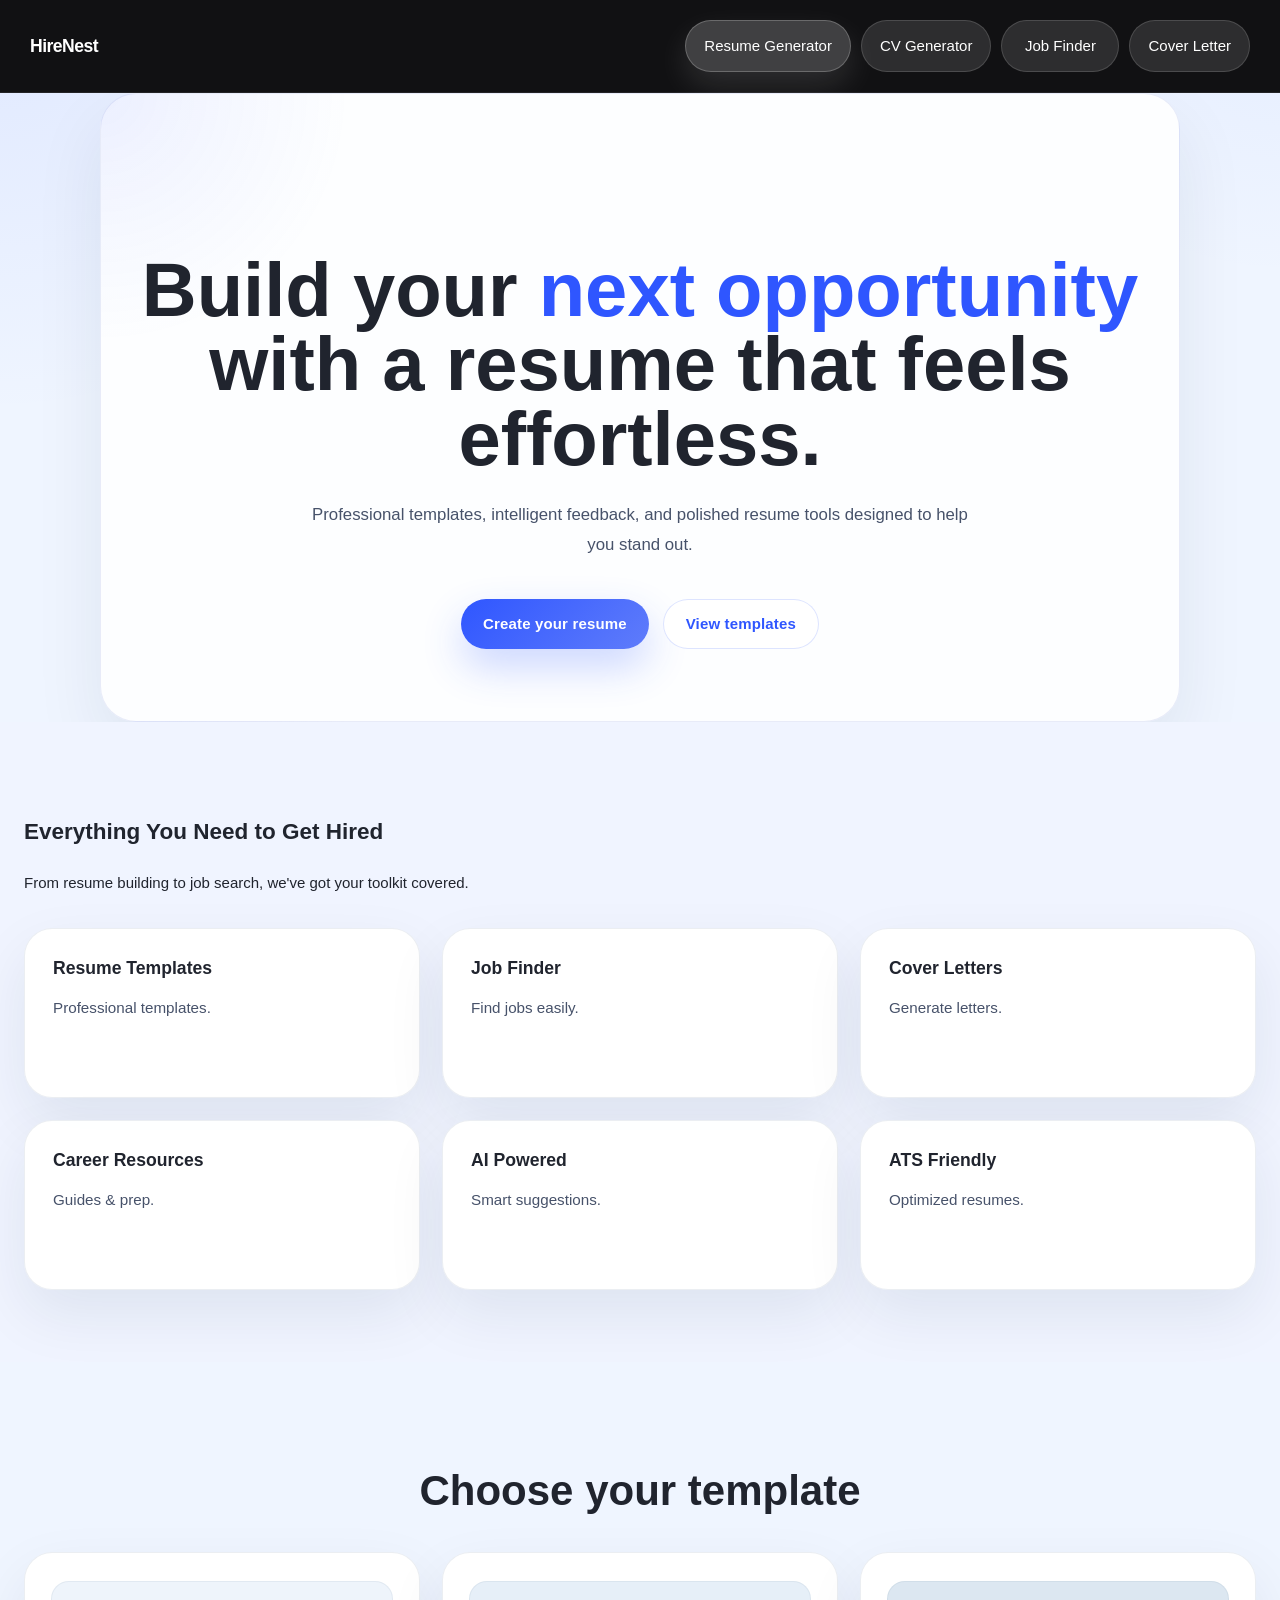
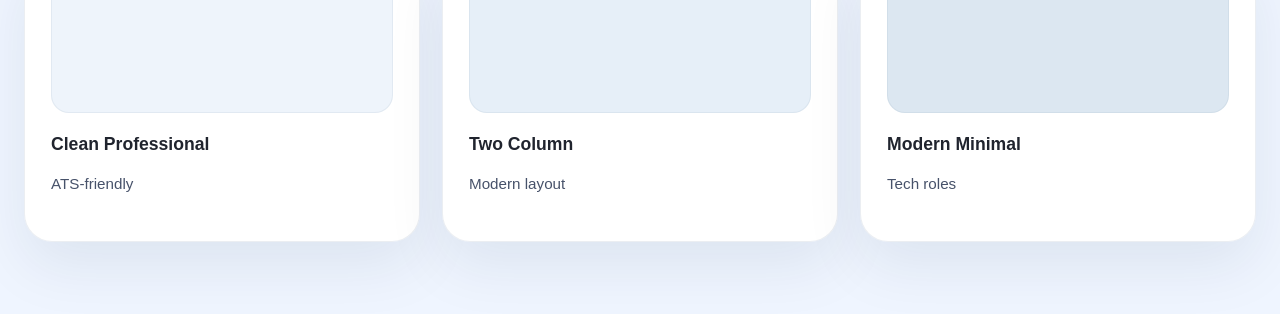
<file: index.html>
<!DOCTYPE html>
<html lang="en">
<head>
<meta charset="UTF-8">
<meta name="viewport" content="width=device-width, initial-scale=1.0">
<title>HireNest — ATS-Ready Resume Builder</title>

<link href="https://fonts.googleapis.com/css2?family=Inter:wght@300;400;500;600;700;800&display=swap" rel="stylesheet">
<link rel="stylesheet" href="styles.css">
</head>

<body>

<!-- NAVBAR -->
<div class="navbar">
  <div class="logo">HireNest</div>

  <div class="nav-buttons">
    <button class="nav-btn active" onclick="goToResume()">Resume Generator</button>
    <button class="nav-btn" onclick="goToCV()">CV Generator</button>
    <button class="nav-btn" onclick="goToJobs()">Job Finder</button>
    <button class="nav-btn" onclick="goToCoverLetter()">Cover Letter</button>
  </div>
</div>

<!-- HOME -->
<section id="screen-home" class="screen active hero-shell">

  <div class="hero-copy">
    <h1 class="hero-title">
      Build your <em>next opportunity</em> with a resume that feels effortless.
    </h1>

    <p class="hero-text">
      Professional templates, intelligent feedback, and polished resume tools designed to help you stand out.
    </p>

    <div class="hero-actions">
      <button class="btn btn-primary" onclick="scrollToTemplates()">Create your resume</button>
      <button class="btn btn-secondary" onclick="document.getElementById('template-section').scrollIntoView({behavior:'smooth'})">View templates</button>
    </div>
  </div>

</section>

<!-- FEATURES -->
<section class="features-section">
  <div class="features-container">

    <h2 class="features-title">Everything You Need to <span>Get Hired</span></h2>
    <p class="features-sub">From resume building to job search, we've got your toolkit covered.</p>

    <div class="features-grid">

      <div class="feature-card"><h3>Resume Templates</h3><p>Professional templates.</p></div>
      <div class="feature-card"><h3>Job Finder</h3><p>Find jobs easily.</p></div>
      <div class="feature-card"><h3>Cover Letters</h3><p>Generate letters.</p></div>
      <div class="feature-card"><h3>Career Resources</h3><p>Guides & prep.</p></div>
      <div class="feature-card"><h3>AI Powered</h3><p>Smart suggestions.</p></div>
      <div class="feature-card"><h3>ATS Friendly</h3><p>Optimized resumes.</p></div>

    </div>
  </div>
</section>

<!-- TEMPLATE -->
<section id="template-section" class="template-section">
  <div class="section-heading">
    <h2>Choose your template</h2>
  </div>

  <div class="template-grid">

    <div class="template-card" onclick="selectTemplate(1)">
      <div class="tc-preview preview-t1"></div>
      <h3>Clean Professional</h3>
      <p>ATS-friendly</p>
    </div>

    <div class="template-card" onclick="selectTemplate(2)">
      <div class="tc-preview preview-t2"></div>
      <h3>Two Column</h3>
      <p>Modern layout</p>
    </div>

    <div class="template-card" onclick="selectTemplate(3)">
      <div class="tc-preview preview-t3"></div>
      <h3>Modern Minimal</h3>
      <p>Tech roles</p>
    </div>

  </div>
</section>

<!-- FORM SCREEN -->
<!-- FORM SCREEN -->
<div id="screen-form" class="screen">

  <div class="mobile-bar">
    <button onclick="goTo('home')">← Back</button>
    <strong>Build Resume</strong>
    <button onclick="buildResume()">Preview →</button>
  </div>

  <div class="form-layout">

    <!-- SIDEBAR -->
    <aside class="form-sidebar">
      <div class="sidebar-logo">HireNest<span>Resume</span></div>
    </aside>

    <!-- MAIN FORM -->
    <main class="form-main">

      <h1>Tell us about yourself</h1>

      <!-- PERSONAL INFO -->
      <h3>Personal Information</h3>
      <input type="text" id="f-name" placeholder="Full Name" required>
      <input type="text" id="f-role" placeholder="Job Role (e.g. Software Engineer)" required>
      <input type="email" id="f-email" placeholder="Email" required>
      <input type="tel" id="f-phone" placeholder="Phone" required>
      <input type="text" id="f-location" placeholder="Location">
      <input type="date" id="f-dob" placeholder="Date of Birth" required>
      <input type="url" id="f-linkedin" placeholder="LinkedIn URL">
      <input type="url" id="f-github" placeholder="GitHub / Portfolio">

      <!-- SUMMARY -->
      <h3>Professional Summary</h3>
      <textarea id="f-summary" placeholder="Write a short professional summary..."></textarea>

      <!-- EDUCATION -->
      <h3>Education</h3>
      <input type="text" id="f-college" placeholder="College Name" required>
      <input type="text" id="f-degree" placeholder="Degree (B.Tech, etc.)" required>
      <input type="text" id="f-branch" placeholder="Branch / Stream">
      <input type="text" id="f-cgpa" placeholder="CGPA / Percentage">
      <input type="text" id="f-gradyear" placeholder="Graduation Year">

      <!-- EXPERIENCE -->
      <h3>Work Experience</h3>
      <input type="text" id="f-company" placeholder="Company Name">
      <input type="text" id="f-exp-role" placeholder="Your Role">
      <input type="text" id="f-exp-duration" placeholder="Duration (e.g. Jan 2023 - Dec 2023)">
      <textarea id="f-exp-desc" placeholder="Describe your work, achievements..."></textarea>

      <!-- PROJECTS -->
      <h3>Projects</h3>
      <input type="text" id="f-project" placeholder="Project Name">
      <input type="url" id="f-project-link" placeholder="Project Link (GitHub/Live)">
      <textarea id="f-project-desc" placeholder="Project Description"></textarea>

      <!-- SKILLS -->
      <h3>Skills</h3>
      <input type="text" id="f-skills" placeholder="Python, Java, Machine Learning, etc." required>

      <!-- CERTIFICATIONS -->
      <h3>Certifications</h3>
      <input type="text" id="f-certs" placeholder="AWS, Google Cloud, etc.">

      <!-- ACHIEVEMENTS -->
      <h3>Achievements</h3>
      <textarea id="f-achievements" placeholder="Hackathons, awards, rankings..."></textarea>

      <!-- HOBBIES -->
      <h3>Hobbies / Interests</h3>
      <input type="text" id="f-hobbies" placeholder="Reading, Coding, Chess...">

      <!-- BUTTON -->
      <button onclick="buildResume()">Preview Resume →</button>

    </main>

  </div>
</div>
</div>

<!-- PREVIEW -->
<div id="screen-preview" class="screen">
  <div class="preview-layout">

    <div id="resume-output"></div>

    <aside>
      <button onclick="window.print()">Download PDF</button>
      <button onclick="goTo('form')">Edit</button>
    </aside>

  </div>
</div>

<!-- TOAST -->
<div class="toast" id="toast"></div>

<script src="script.js"></script>

</body>
</html>
</file>
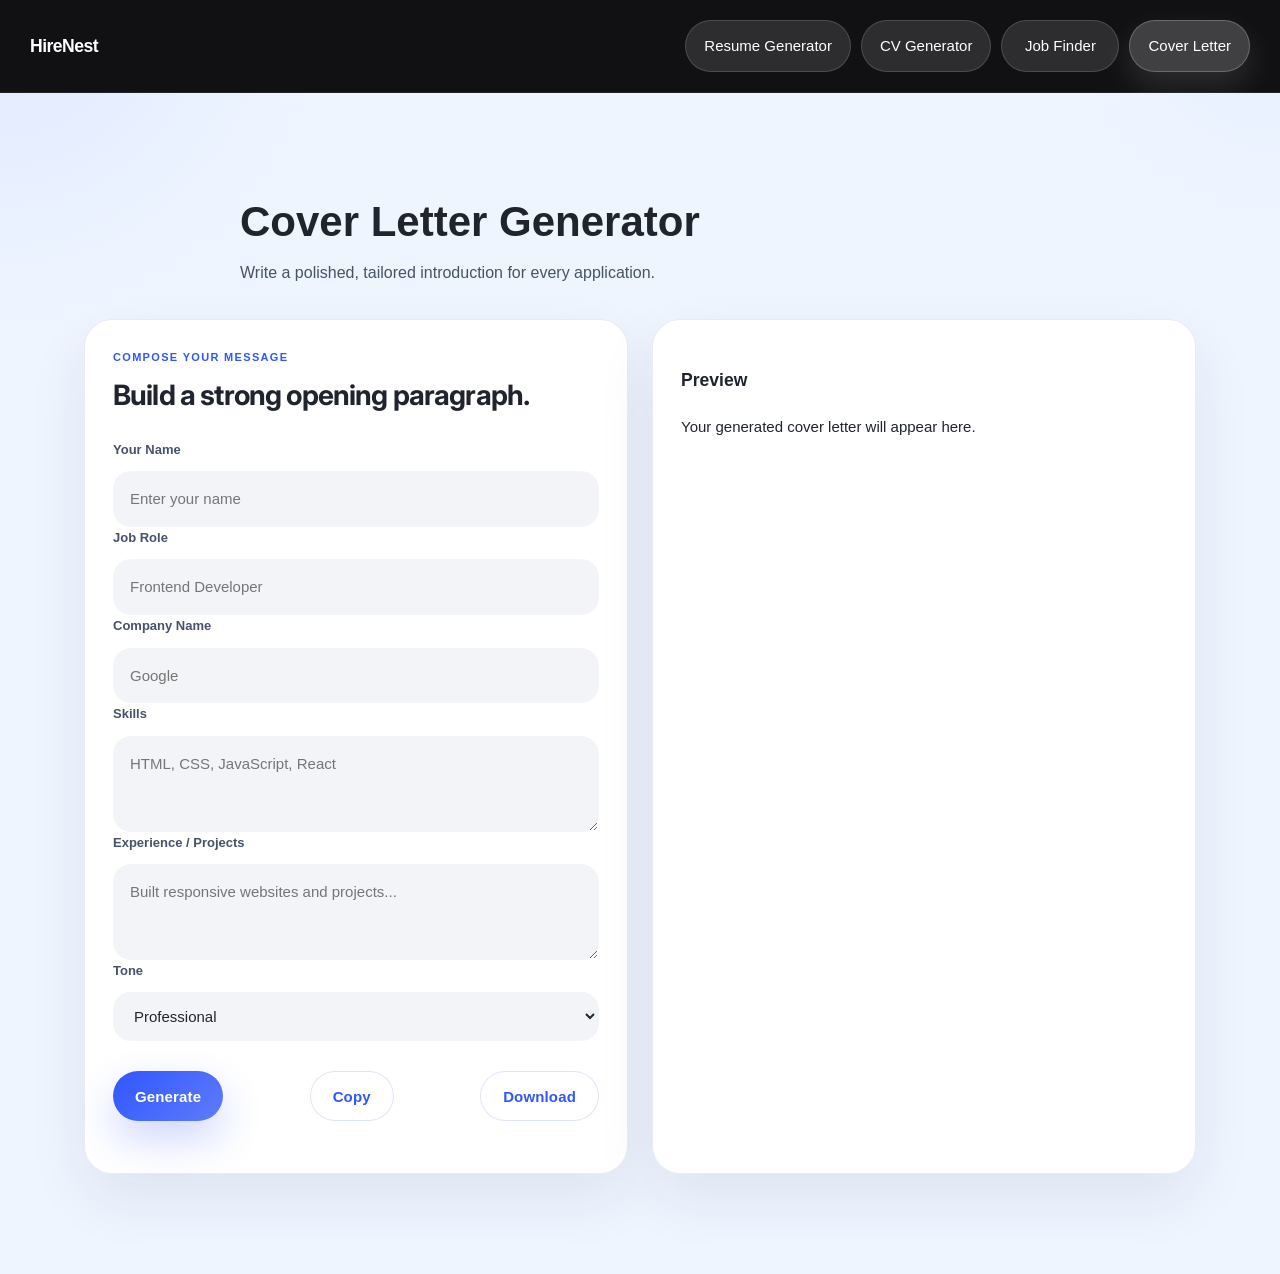
<file: coverletter.html>
<!DOCTYPE html>
<html lang="en">
<head>
  <meta charset="UTF-8">
  <meta name="viewport" content="width=device-width, initial-scale=1.0">
  <title>HireNest — Cover Letter Generator</title>
  <link href="https://fonts.googleapis.com/css2?family=Inter:wght@300;400;500;600;700&display=swap" rel="stylesheet">
  <link rel="stylesheet" href="styles.css">
</head>
<body>
  <div class="navbar">
    <div class="logo">HireNest</div>
    <div class="nav-buttons">
      <button class="nav-btn" onclick="goToResume()">Resume Generator</button>
      <button class="nav-btn" onclick="goToCV()">CV Generator</button>
      <button class="nav-btn" onclick="goToJobs()">Job Finder</button>
      <button class="nav-btn active" onclick="goToCoverLetter()">Cover Letter</button>
    </div>
  </div>
  <main style="max-width:1160px; margin:0 auto; padding:72px 24px 80px;">
    <section class="section-heading" style="margin-bottom:32px; text-align:left;">
      <h2>Cover Letter Generator</h2>
      <p>Write a polished, tailored introduction for every application.</p>
    </section>
    <div style="display:grid; grid-template-columns: 1fr 1fr; gap:24px;">
      <section class="section-block">
        <div class="form-header" style="margin-bottom:24px;">
          <div class="fh-step">Compose your message</div>
          <h3 class="fh-title" style="font-size:28px; margin-top:12px;">Build a strong opening paragraph.</h3>
        </div>
        <div class="field"><label for="name">Your Name</label><input id="name" type="text" placeholder="Enter your name"></div>
        <div class="field"><label for="role">Job Role</label><input id="role" type="text" placeholder="Frontend Developer"></div>
        <div class="field"><label for="company">Company Name</label><input id="company" type="text" placeholder="Google"></div>
        <div class="field"><label for="skills">Skills</label><textarea id="skills" placeholder="HTML, CSS, JavaScript, React"></textarea></div>
        <div class="field"><label for="experience">Experience / Projects</label><textarea id="experience" placeholder="Built responsive websites and projects..."></textarea></div>
        <div class="field"><label for="tone">Tone</label><select id="tone"><option value="professional">Professional</option><option value="friendly">Friendly</option><option value="confident">Confident</option></select></div>
        <div class="form-actions" style="padding-top:16px;">
          <button class="btn btn-primary" onclick="generateLetter()">Generate</button>
          <button class="btn btn-secondary" onclick="copyLetter()">Copy</button>
          <button class="btn btn-secondary" onclick="downloadLetter()">Download</button>
        </div>
      </section>
      <section class="section-block">
        <h3 style="margin-bottom:18px;">Preview</h3>
        <div id="preview" class="empty-state" style="min-height: 440px; white-space: pre-wrap; line-height:1.75; color: var(--ink);">Your generated cover letter will appear here.</div>
      </section>
    </div>
  </main>
  <script>
    function generateLetter() {
      const name = document.getElementById('name').value.trim();
      const role = document.getElementById('role').value.trim();
      const company = document.getElementById('company').value.trim();
      const skills = document.getElementById('skills').value.trim();
      const experience = document.getElementById('experience').value.trim();
      const tone = document.getElementById('tone').value;
      if (!name || !role || !company) {
        alert('Please fill name, role and company');
        return;
      }
      let intro = "";
      let ending = "";
      if (tone === 'professional') {
        intro = `Dear Hiring Manager,

I am writing to express my interest in the ${role} position at ${company}.`;
        ending = `Thank you for your time and consideration. I would welcome the opportunity to discuss how I can contribute to ${company}.

Sincerely,
${name}`;
      }
      if (tone === 'friendly') {
        intro = `Hello,

I was excited to see the opening for ${role} at ${company}.`;
        ending = `Thank you for considering my application. I would love the opportunity to contribute to your team.

Best regards,
${name}`;
      }
      if (tone === 'confident') {
        intro = `Dear Hiring Team,

I am confident that my background makes me a strong fit for the ${role} role at ${company}.`;
        ending = `I am eager to bring my skills and dedication to ${company}. I look forward to hearing from you soon.

Regards,
${name}`;
      }
      const letter = `${intro}

With skills in ${skills}, I have developed strong abilities that align closely with this opportunity. ${experience}

I am particularly interested in ${company} because of its innovation and growth opportunities. I believe I can make a valuable contribution while continuing to learn and grow professionally.

${ending}`;
      const preview = document.getElementById('preview');
      preview.classList.remove('empty-state');
      preview.innerText = letter;
    }
    function copyLetter() {
      const text = document.getElementById('preview').innerText;
      if (text.includes('Your generated cover letter')) {
        alert('Generate a cover letter first');
        return;
      }
      navigator.clipboard.writeText(text);
      alert('Cover letter copied!');
    }
    function downloadLetter() {
      const text = document.getElementById('preview').innerText;
      if (text.includes('Your generated cover letter')) {
        alert('Generate a cover letter first');
        return;
      }
      const blob = new Blob([text], { type: 'text/plain' });
      const link = document.createElement('a');
      link.href = URL.createObjectURL(blob);
      link.download = 'cover-letter.txt';
      link.click();
    }
    function navigateTo(url) {
      document.body.classList.add('page-transitioning');
      window.setTimeout(() => { window.location.href = url; }, 260);
    }
    function goToResume() { navigateTo('index.html'); }
    function goToCV() { navigateTo('cv.html'); }
    function goToJobs() { navigateTo('jobs.html'); }
    function goToCoverLetter() { navigateTo('coverletter.html'); }
    window.onload = function () {
      document.body.classList.add('page-loaded');
      const savedRole = localStorage.getItem('jobRole');
      if (savedRole) {
        document.getElementById('role').value = savedRole;
      }
    }
  </script>
</body>
</html>
</file>
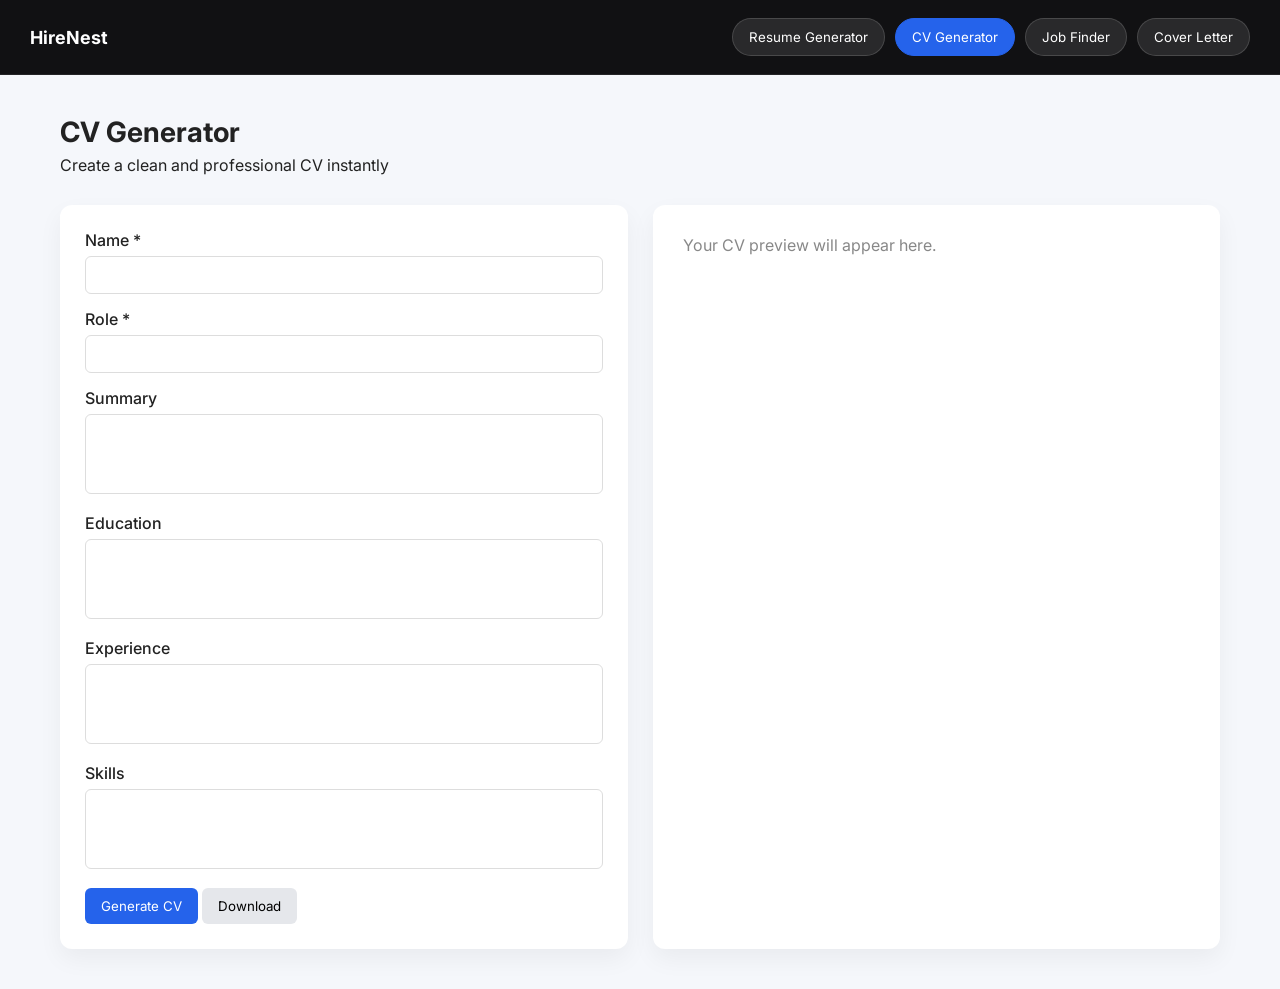
<file: cv.html>
<!DOCTYPE html>
<html lang="en">
<head>
<meta charset="UTF-8">
<meta name="viewport" content="width=device-width, initial-scale=1.0">
<title>HireNest — CV Generator</title>

<link href="https://fonts.googleapis.com/css2?family=Inter:wght@300;400;500;600;700&display=swap" rel="stylesheet">

<style>
*{
  margin:0;
  padding:0;
  box-sizing:border-box;
  font-family:'Inter',sans-serif;
}

body{
  background:#f5f7fb;
  color:#222;
}

/* NAVBAR */
/* NAVBAR */
.navbar {
  display: flex;
  justify-content: space-between;
  align-items: center;
  padding: 18px 30px;
  background: #111113;
  border-bottom: 1px solid rgba(255,255,255,0.08);
  position: sticky;
  top: 0;
  z-index: 100;
}

.logo {
  font-size: 18px;
  font-weight: 700;
  color: #fff;
}

.nav-buttons {
  display: flex;
  gap: 10px;
}

.nav-btn {
  padding: 10px 16px;
  border-radius: 999px;
  border: 1px solid rgba(255,255,255,0.15);
  background: rgba(255,255,255,0.1);
  color: #fff;
  cursor: pointer;
  transition: 0.2s;
}

.nav-btn:hover {
  background: rgba(255,255,255,0.2);
  transform: translateY(-1px);
}

.nav-btn.active {
  background: #2563eb;
  border-color: #2563eb;
}


/* MAIN */
.container{
  max-width:1200px;
  margin:auto;
  padding:40px 20px;
}

.heading{
  margin-bottom:30px;
}

.heading h2{
  font-size:28px;
  margin-bottom:6px;
}

/* GRID */
.grid{
  display:grid;
  grid-template-columns:1fr 1fr;
  gap:25px;
}

/* FORM */
.form-box{
  background:#fff;
  padding:25px;
  border-radius:12px;
  box-shadow:0 10px 25px rgba(0,0,0,0.05);
}

.field{
  margin-bottom:15px;
}

.field label{
  display:block;
  margin-bottom:6px;
  font-weight:500;
}

.field input,
.field textarea{
  width:100%;
  padding:10px;
  border:1px solid #ddd;
  border-radius:6px;
}

textarea{
  resize:none;
  height:80px;
}

/* BUTTONS */
.btn{
  padding:10px 16px;
  border:none;
  border-radius:6px;
  cursor:pointer;
}

.btn-primary{
  background:#2563eb;
  color:white;
}

.btn-secondary{
  background:#e5e7eb;
}

/* PREVIEW */
.preview-box{
  background:#fff;
  padding:30px;
  border-radius:12px;
  min-height:500px;
  box-shadow:0 10px 25px rgba(0,0,0,0.05);
}

.empty{
  color:#888;
}

/* CV DESIGN */
.cv h1{
  font-size:28px;
  margin-bottom:5px;
}

.cv .role{
  color:#2563eb;
  margin-bottom:15px;
}

.cv-section{
  margin-top:20px;
}

.cv-section h3{
  font-size:14px;
  text-transform:uppercase;
  margin-bottom:6px;
  color:#2563eb;
}

.cv-section p{
  font-size:14px;
  line-height:1.6;
}

/* RESPONSIVE */
@media(max-width:900px){
  .grid{
    grid-template-columns:1fr;
  }
}
</style>
</head>

<body>

<!-- NAVBAR -->
<div class="navbar">
  <div class="logo">HireNest</div>

  <div class="nav-buttons">
    <button class="nav-btn" onclick="goToResume()">Resume Generator</button>
    <button class="nav-btn active" onclick="goToCV()">CV Generator</button>
    <button class="nav-btn" onclick="goToJobs()">Job Finder</button>
    <button class="nav-btn" onclick="goToCoverLetter()">Cover Letter</button>
  </div>
</div>

<!-- MAIN -->
<div class="container">

  <div class="heading">
    <h2>CV Generator</h2>
    <p>Create a clean and professional CV instantly</p>
  </div>

  <div class="grid">

    <!-- FORM -->
    <div class="form-box">

      <div class="field">
        <label>Name *</label>
        <input id="name" required>
      </div>

      <div class="field">
        <label>Role *</label>
        <input id="role" required>
      </div>

      <div class="field">
        <label>Summary</label>
        <textarea id="summary"></textarea>
      </div>

      <div class="field">
        <label>Education</label>
        <textarea id="education"></textarea>
      </div>

      <div class="field">
        <label>Experience</label>
        <textarea id="experience"></textarea>
      </div>

      <div class="field">
        <label>Skills</label>
        <textarea id="skills"></textarea>
      </div>

      <button class="btn btn-primary" onclick="generateCV()">Generate CV</button>
      <button class="btn btn-secondary" onclick="downloadCV()">Download</button>

    </div>

    <!-- PREVIEW -->
    <div id="cv-result" class="preview-box empty">
      Your CV preview will appear here.
    </div>

  </div>

</div>

<script>
function goToResume(){
  window.location.assign("index.html");
}

function goToJobs(){
  window.location.assign("jobs.html");
}

function goToCoverLetter(){
  window.location.assign("coverletter.html");
}
function generateCV(){

  let name = document.getElementById("name").value.trim();
  let role = document.getElementById("role").value.trim();

  if(name === "" || role === ""){
    alert("Please fill required fields (Name & Role)");
    return;
  }

  let summary = document.getElementById("summary").value;
  let education = document.getElementById("education").value;
  let experience = document.getElementById("experience").value;
  let skills = document.getElementById("skills").value;

  let html = `
    <div class="cv">
      <h1>${name}</h1>
      <div class="role">${role}</div>

      ${summary ? `<div class="cv-section"><h3>Summary</h3><p>${summary}</p></div>` : ""}
      ${education ? `<div class="cv-section"><h3>Education</h3><p>${education}</p></div>` : ""}
      ${experience ? `<div class="cv-section"><h3>Experience</h3><p>${experience}</p></div>` : ""}
      ${skills ? `<div class="cv-section"><h3>Skills</h3><p>${skills}</p></div>` : ""}
    </div>
  `;

  let box = document.getElementById("cv-result");
  box.classList.remove("empty");
  box.innerHTML = html;
}
</script>
</body>
</html>
</file>
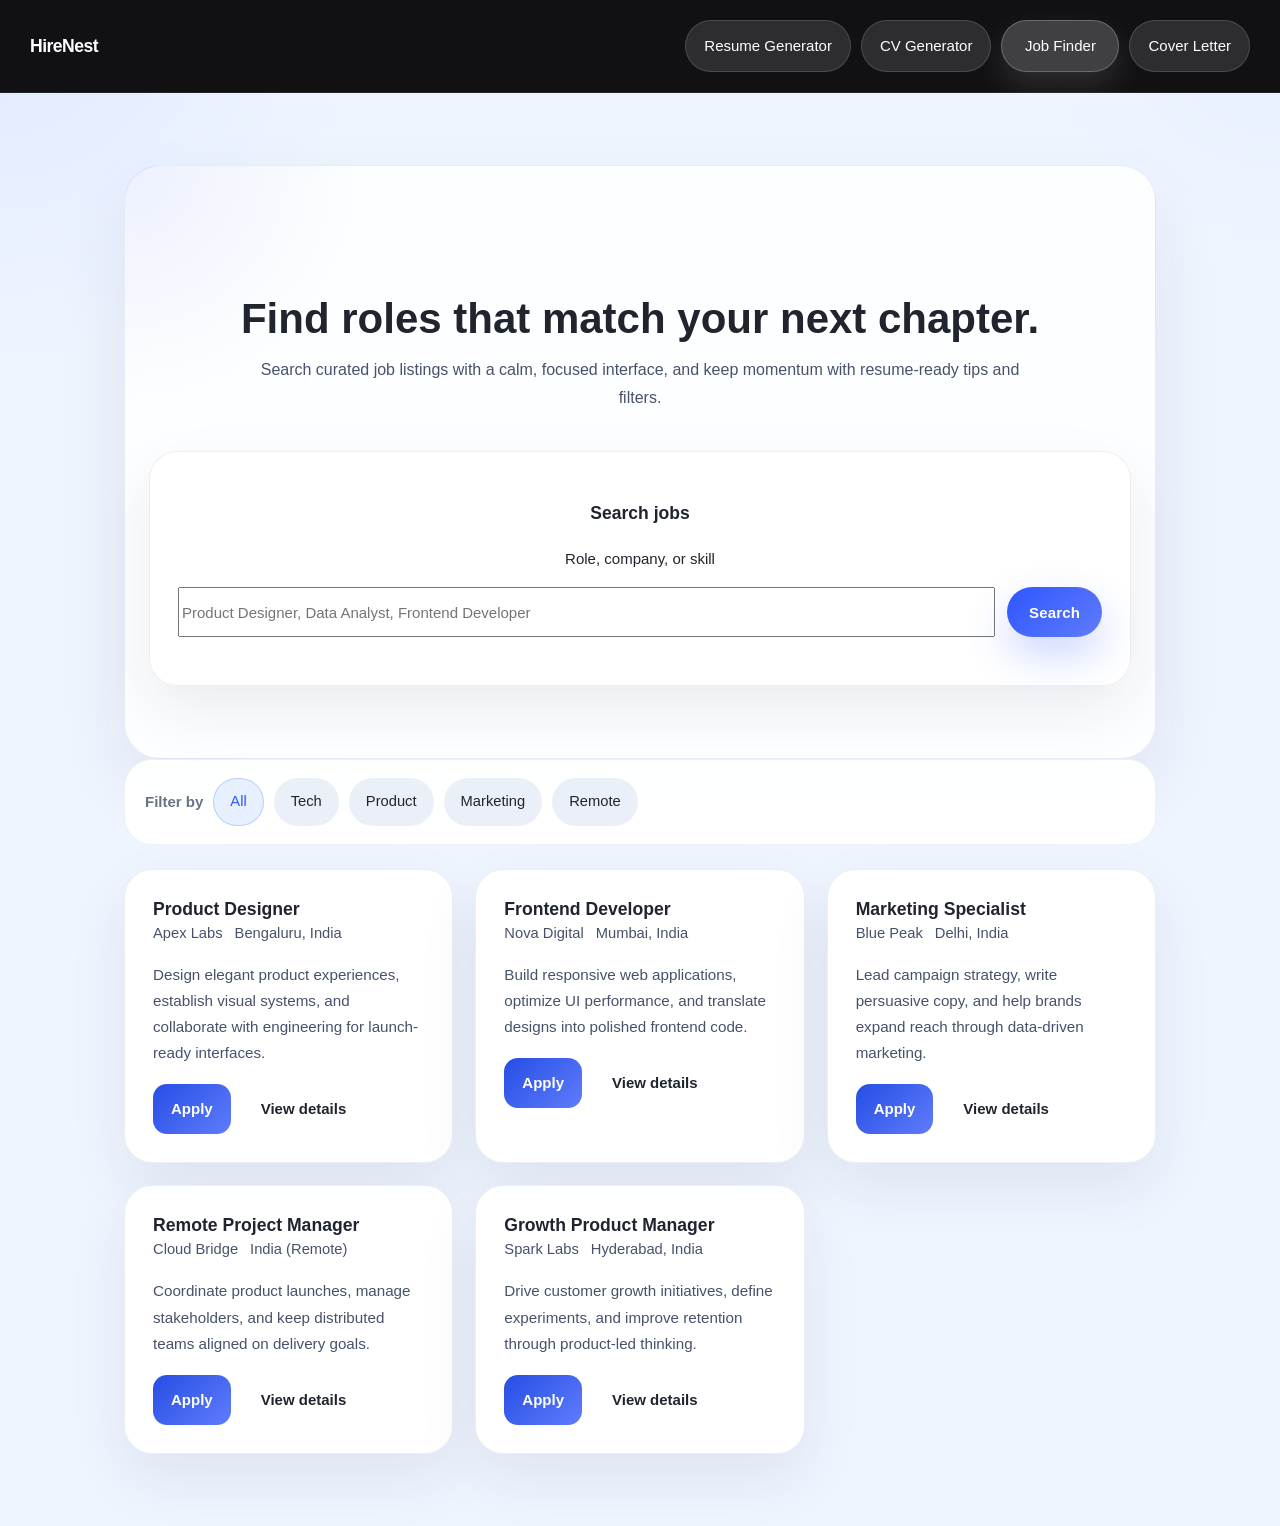
<file: jobs.html>
<!DOCTYPE html>
<html lang="en">
<head>
<meta charset="UTF-8">
<meta name="viewport" content="width=device-width, initial-scale=1.0">
<title>HireNest — Job Finder</title>
<link href="https://fonts.googleapis.com/css2?family=Inter:wght@300;400;500;600;700&display=swap" rel="stylesheet">
<link rel="stylesheet" href="styles.css">
</head>
<body>
<div class="navbar">
  <div class="logo">HireNest</div>
  <div class="nav-buttons">
    <button class="nav-btn" onclick="goToResume()">Resume Generator</button>
    <button class="nav-btn" onclick="goToCV()">CV Generator</button>
    <button class="nav-btn active" onclick="goToJobs()">Job Finder</button>
    <button class="nav-btn" onclick="goToCoverLetter()">Cover Letter</button>
  </div>
</div>
<main class="jobs-shell">
  <section class="hero-shell">
    <div class="section-heading">
      <h2>Find roles that match your next chapter.</h2>
      <p>Search curated job listings with a calm, focused interface, and keep momentum with resume-ready tips and filters.</p>
    </div>
    <div class="job-hero-grid">
      <div class="search-card">
        <h3>Search jobs</h3>
        <label for="roleInput">Role, company, or skill</label>
        <div class="search-box">
          <input id="roleInput" type="text" placeholder="Product Designer, Data Analyst, Frontend Developer">
          <button class="btn btn-primary" onclick="searchJobs()">Search</button>
        </div>
      </div>
    </div>
  </section>

  <section class="jobs-panel">
    <div class="filter-bar">
      <span>Filter by</span>
      <button type="button" class="chip active" data-filter="All" onclick="setFilter('All')">All</button>
      <button type="button" class="chip" data-filter="Tech" onclick="setFilter('Tech')">Tech</button>
      <button type="button" class="chip" data-filter="Product" onclick="setFilter('Product')">Product</button>
      <button type="button" class="chip" data-filter="Marketing" onclick="setFilter('Marketing')">Marketing</button>
      <button type="button" class="chip" data-filter="Remote" onclick="setFilter('Remote')">Remote</button>
    </div>
    <div id="loader" class="loader hidden">Searching for curated roles…</div>
    <div id="jobsContainer" class="job-grid"></div>
  </section>
</main>

<div id="jobModal" class="modal hidden">
  <div class="modal-backdrop" onclick="closeJobModal()"></div>
  <div class="modal-panel">
    <button class="modal-close" type="button" onclick="closeJobModal()">×</button>
    <div class="modal-content">
      <h3 id="modalTitle"></h3>
      <p id="modalMeta" class="modal-meta"></p>
      <p id="modalDescription" class="modal-description"></p>
      <div class="modal-actions">
        <button type="button" class="btn btn-primary" onclick="applyToJob(activeModalIndex)">Apply now</button>
        <button type="button" class="btn btn-secondary" onclick="closeJobModal()">Close</button>
      </div>
    </div>
  </div>
</div>

<script>
const APP_ID = "9c3a952a";
const APP_KEY = "777dc1aeadfa0ea08b6641d265c1ac15";
let activeFilter = 'All';
let lastQuery = '';
let currentJobs = [];
let fetchedJobs = [];
let activeModalIndex = null;
const fallbackJobs = [
  {
    title: 'Product Designer',
    company: 'Apex Labs',
    location: 'Bengaluru, India',
    category: 'Product',
    description: 'Design elegant product experiences, establish visual systems, and collaborate with engineering for launch-ready interfaces.',
    fullDescription: 'Design elegant product experiences, establish visual systems, and collaborate with engineering for launch-ready interfaces with strong user research and polished visuals.',
    url: 'https://example.com/jobs/product-designer'
  },
  {
    title: 'Frontend Developer',
    company: 'Nova Digital',
    location: 'Mumbai, India',
    category: 'Tech',
    description: 'Build responsive web applications, optimize UI performance, and translate designs into polished frontend code.',
    fullDescription: 'Build responsive web applications, optimize UI performance, and translate designs into polished frontend code across React, Vue, or modern JS frameworks.',
    url: 'https://example.com/jobs/frontend-developer'
  },
  {
    title: 'Marketing Specialist',
    company: 'Blue Peak',
    location: 'Delhi, India',
    category: 'Marketing',
    description: 'Lead campaign strategy, write persuasive copy, and help brands expand reach through data-driven marketing.',
    fullDescription: 'Lead campaign strategy, write persuasive copy, and help brands expand reach through data-driven marketing across email, social, and paid channels.',
    url: 'https://example.com/jobs/marketing-specialist'
  },
  {
    title: 'Remote Project Manager',
    company: 'Cloud Bridge',
    location: 'India (Remote)',
    category: 'Remote',
    description: 'Coordinate product launches, manage stakeholders, and keep distributed teams aligned on delivery goals.',
    fullDescription: 'Coordinate product launches, manage stakeholders, and keep distributed teams aligned on delivery goals using remote collaboration tools.',
    url: 'https://example.com/jobs/remote-project-manager'
  },
  {
    title: 'Growth Product Manager',
    company: 'Spark Labs',
    location: 'Hyderabad, India',
    category: 'Product',
    description: 'Drive customer growth initiatives, define experiments, and improve retention through product-led thinking.',
    fullDescription: 'Drive customer growth initiatives, define experiments, and improve retention through product-led thinking and cross-functional collaboration.',
    url: 'https://example.com/jobs/growth-product-manager'
  }
];

function navigateTo(url) {
  document.body.classList.add('page-transitioning');
  window.setTimeout(() => { window.location.href = url; }, 240);
}

function goToJobs() { navigateTo("jobs.html"); }
function goToResume() { navigateTo("index.html"); }
function goToCV() { navigateTo("cv.html"); }
function goToCoverLetter() { navigateTo("coverletter.html"); }

function applyFilters() {
  const term = lastQuery.trim().toLowerCase();
  const filtered = fetchedJobs.filter(job => {
    const loc = (job.location || '').toLowerCase();
    const title = (job.title || '').toLowerCase();
    const desc = (job.description || '').toLowerCase();
    const cat = (job.category || '').toLowerCase();
    const fLower = activeFilter.toLowerCase();

    let matchesFilter = false;
    if (activeFilter === 'All') {
      matchesFilter = true;
    } else if (activeFilter === 'Remote') {
      matchesFilter = loc.includes('remote') || title.includes('remote');
    } else {
      matchesFilter = cat === fLower || title.includes(fLower) || desc.includes(fLower);
    }

    const matchesQuery = !term || title.includes(term) || (job.company || '').toLowerCase().includes(term) || desc.includes(term) || cat.includes(term);
    return matchesFilter && matchesQuery;
  });

  renderJobs(filtered);
}

function renderJobs(jobs) {
  const container = document.getElementById('jobsContainer');
  currentJobs = jobs;
  if (!jobs.length) {
    container.innerHTML = `<div class="job-card"><p>No jobs found for that search.</p></div>`;
    return;
  }
  container.innerHTML = jobs.map((job, index) => `
      <div class="job-card">
        <div class="job-card-header">
          <div>
            <h3>${job.title}</h3>
            <div class="job-meta">
              <span>${job.company}</span>
              <span>${job.location}</span>
            </div>
          </div>
        </div>
        <p>${job.description}</p>
        <div class="job-actions">
          <button type="button" class="apply-btn" onclick="applyToJob(${index})">Apply</button>
          <button type="button" class="view-btn" onclick="viewJobDetails(${index})">View details</button>
        </div>
      </div>
    `).join('');
}

function setFilter(filter) {
  activeFilter = filter;
  document.querySelectorAll('.filter-bar .chip').forEach(chip => {
    chip.classList.toggle('active', chip.dataset.filter === filter);
  });
  applyFilters();
}

async function searchJobs() {
  const role = document.getElementById('roleInput').value.trim();
  const container = document.getElementById('jobsContainer');
  const loader = document.getElementById('loader');
  
  lastQuery = role;
  loader.classList.remove('hidden');
  container.innerHTML = '';

  try {
    let url = `https://api.adzuna.com/v1/api/jobs/in/search/1?app_id=${APP_ID}&app_key=${APP_KEY}&results_per_page=50`;
    if (role) {
      url += `&what=${encodeURIComponent(role)}`;
    }
    
    if (activeFilter === 'Remote') {
      url += `&where=Remote`;
    }

    const response = await fetch(url);
    const data = await response.json();
    const results = data && data.results ? data.results : [];
    loader.classList.add('hidden');

    if (results.length === 0) {
      fetchedJobs = fallbackJobs;
    } else {
      fetchedJobs = results.map(job => ({
        title: job.title || 'Role',
        company: job.company?.display_name || 'Company',
        location: job.location?.display_name || 'Location',
        category: job.category?.label || '',
        description: job.description ? job.description.replace(/<[^>]+>/g, '').substring(0, 140) + '…' : 'No description available.',
        fullDescription: job.description ? job.description.replace(/<[^>]+>/g, '') : 'No description available.',
        url: job.redirect_url || '#'
      }));
    }
    applyFilters();
  } catch (error) {
    loader.classList.add('hidden');
    fetchedJobs = fallbackJobs;
    applyFilters();
    console.error(error);
  }
}

window.addEventListener('DOMContentLoaded', () => {
  document.body.classList.add('page-loaded');
  const roleInput = document.getElementById('roleInput');
  roleInput.addEventListener('keydown', event => {
    if (event.key === 'Enter') {
      event.preventDefault();
      searchJobs();
    }
  });

  fetchedJobs = fallbackJobs;
  searchJobs(); // Automatically perform a search to populate job listings
});

function viewJobDetails(index) {
  const job = currentJobs[index];
  if (!job) return;
  activeModalIndex = index;
  document.getElementById('modalTitle').textContent = job.title;
  document.getElementById('modalMeta').textContent = `${job.company} • ${job.location}`;
  document.getElementById('modalDescription').textContent = job.fullDescription || job.description;
  document.getElementById('jobModal').classList.remove('hidden');
}

function applyToJob(index) {
  const job = currentJobs[index];
  if (!job || !job.url) return;
  window.open(job.url, '_blank');
}

function closeJobModal() {
  document.getElementById('jobModal').classList.add('hidden');
  activeModalIndex = null;
}
</script>
</body>
</html>
</file>
<file: styles.css>
:root {
  --ink: #20242e;
  --ink-2: #47526a;
  --ink-3: #6a7386;
  --paper: #eff5ff;
  --surface: rgba(255, 255, 255, 0.96);
  --surface-soft: #f0f4ff;
  --surface-muted: #f7f9ff;
  --border: rgba(76, 97, 193, 0.18);
  --accent: #2f56ff;
  --accent-soft: #e6f0ff;
  --accent-muted: #8a99c6;
  --success: #1b8a56;
  --success-soft: #dbf1e2;
  --danger: #c14a4a;
  --danger-soft: #fde7e7;
  --shadow-sm: 0 24px 60px rgba(18, 32, 70, 0.08);
  --shadow-md: 0 28px 72px rgba(18, 32, 70, 0.1);
  --shadow-lg: 0 40px 110px rgba(18, 32, 70, 0.12);
  --radius: 28px;
  --radius-sm: 18px;
  --font: -apple-system, BlinkMacSystemFont, "San Francisco", "Segoe UI", Roboto, Helvetica, Arial, sans-serif;
  --font-serif: "Inter", -apple-system, BlinkMacSystemFont, "Segoe UI", Roboto, Helvetica, Arial, sans-serif;
}

* {
  box-sizing: border-box;
}

html {
  scroll-behavior: smooth;
}

body {
  margin: 0;
  min-height: 100vh;
  font-family: var(--font);
  font-size: 15px;
  line-height: 1.72;
  color: var(--ink);
  background: radial-gradient(circle at top left, rgba(47, 86, 255, 0.08), transparent 18%), radial-gradient(circle at top right, rgba(80, 120, 255, 0.06), transparent 12%), #eff5ff;
  opacity: 0;
  transition: opacity 0.32s ease;
}

body.page-loaded {
  opacity: 1;
}

body.page-transitioning {
  opacity: 0;
}

button,
input,
textarea,
select {
  font: inherit;
}

img {
  max-width: 100%;
  display: block;
}

a {
  color: inherit;
  text-decoration: none;
}

button {
  border: none;
}

.navbar {
  display: flex;
  justify-content: space-between;
  align-items: center;
  gap: 16px;
  position: sticky;
  top: 0;
  z-index: 100;
  padding: 20px 30px;
  background: #111113;
  border-bottom: 1px solid rgba(255, 255, 255, 0.08);
  backdrop-filter: blur(18px);
  -webkit-backdrop-filter: blur(18px);
}

.logo {
  font-size: 1.1rem;
  color: #fff;
  font-weight: 700;
  letter-spacing: -0.03em;
}

.nav-buttons {
  display: flex;
  flex-wrap: wrap;
  gap: 10px;
}

.nav-btn {
  display: inline-flex;
  align-items: center;
  justify-content: center;
  min-width: 118px;
  border-radius: 999px;
  padding: 12px 18px;
  background: rgba(255, 255, 255, 0.12);
  color: #fff;
  border: 1px solid rgba(255, 255, 255, 0.14);
  transition: transform 0.22s ease, box-shadow 0.22s ease, border-color 0.22s ease, color 0.22s ease, background 0.22s ease;
  cursor: pointer;
}

.nav-btn:hover {
  transform: translateY(-1px);
  box-shadow: var(--shadow-sm);
  background: rgba(255, 255, 255, 0.22);
}

.nav-btn.active {
  background: rgba(255, 255, 255, 0.2);
  color: #fff;
  border-color: rgba(255, 255, 255, 0.22);
  box-shadow: 0 14px 32px rgba(255, 255, 255, 0.12);
}

.screen {
  display: none;
}

.screen.active {
  display: block;
}

.hidden {
  display: none !important;
}

.hero-shell {
  max-width: 1080px;
  margin: 0 auto;
  padding: 96px 24px 72px;
  text-align: center;
  background: radial-gradient(circle at top left, rgba(47, 86, 255, 0.08), transparent 20%), rgba(255, 255, 255, 0.88);
  border-radius: 36px;
  border: 1px solid rgba(76, 97, 193, 0.12);
  box-shadow: 0 30px 70px rgba(18, 32, 70, 0.08);
}

.hero-eyebrow {
  display: inline-flex;
  align-items: center;
  justify-content: center;
  gap: 10px;
  font-size: 12px;
  font-weight: 700;
  letter-spacing: 0.22em;
  text-transform: uppercase;
  color: var(--accent-muted);
  margin-bottom: 20px;
}

.hero-title {
  font-size: clamp(44px, 6vw, 76px);
  line-height: 0.98;
  font-weight: 800;
  margin-bottom: 24px;
}

.hero-title em {
  font-style: normal;
  color: var(--accent);
}

.hero-text {
  max-width: 680px;
  margin: 0 auto 40px;
  color: var(--ink-2);
  font-size: 1.05rem;
  line-height: 1.75;
}

.hero-actions {
  display: inline-flex;
  flex-wrap: wrap;
  justify-content: center;
  gap: 14px;
}

.btn {
  display: inline-flex;
  align-items: center;
  justify-content: center;
  min-height: 50px;
  padding: 0 22px;
  border-radius: 999px;
  font-weight: 700;
  letter-spacing: 0.01em;
  transition: transform 0.22s ease, box-shadow 0.22s ease, background 0.22s ease, color 0.22s ease;
  cursor: pointer;
}

.btn-primary {
  background: linear-gradient(135deg, var(--accent), #5f7cfb);
  color: white;
  box-shadow: 0 18px 40px rgba(47, 86, 255, 0.24);
}

.btn-primary:hover {
  transform: translateY(-1px);
  background: linear-gradient(135deg, #264ee5, #5f7cfb);
}

.btn-secondary {
  background: rgba(255, 255, 255, 0.96);
  color: var(--accent);
  border: 1px solid rgba(47, 86, 255, 0.16);
}

.btn-secondary:hover {
  transform: translateY(-1px);
  box-shadow: var(--shadow-sm);
}

.cv-export {
  background: rgba(255,255,255,0.98);
  padding: 32px;
  border-radius: 24px;
  border: 1px solid rgba(76, 97, 193, 0.12);
  box-shadow: 0 20px 50px rgba(18, 32, 70, 0.06);
  color: #000;
  font-size: var(--cv-scale, 1);
}

.cv-export, .cv-export * {
  color: #000 !important;
}

.resize-panel {
  margin-top: 16px;
  padding: 18px 0 0;
  border-top: 1px solid rgba(15, 23, 42, 0.08);
}

.resize-controls {
  display: flex;
  align-items: center;
  gap: 12px;
  margin-bottom: 12px;
}

.resize-controls input {
  width: 100%;
}

.resize-actions {
  display: flex;
  flex-wrap: wrap;
  gap: 10px;
}

.cv-header h1 {
  margin: 0 0 10px;
  font-size: 2rem;
}

.cv-header .subtitle {
  margin: 0 0 28px;
  color: var(--ink-2);
  font-size: 1rem;
}

.cv-section {
  margin-bottom: 24px;
}

.cv-section h3 {
  margin: 0 0 10px;
  font-size: 0.78rem;
  letter-spacing: 0.12em;
  text-transform: uppercase;
  color: var(--accent);
}

.cv-section p {
  margin: 0;
  color: var(--ink-2);
  line-height: 1.75;
  white-space: pre-wrap;
}

@media print {
  html, body {
    margin: 0;
    padding: 0;
    background: #fff;
    color: #20242f;
    width: 100%;
    min-height: 100vh;
  }

  .cv-export {
    max-width: 100%;
    width: 100%;
    margin: 0;
    padding: 0;
    border: none;
    box-shadow: none;
    page-break-inside: avoid;
    break-inside: avoid;
  }

  .cv-section {
    margin-bottom: 18px;
    page-break-inside: avoid;
    break-inside: avoid;
  }

  .cv-header h1 {
    font-size: 30px;
    margin-bottom: 10px;
  }

  .cv-header .subtitle,
  .cv-section p {
    font-size: 0.95rem;
  }
}

@page {
  size: A4 portrait;
  margin: 14mm;
}

.section-heading {
  text-align: center;
  max-width: 800px;
  margin: 0 auto 40px;
}

.section-heading h2 {
  font-size: clamp(30px, 4vw, 42px);
  line-height: 1.04;
  font-weight: 700;
  margin-bottom: 12px;
}

.section-heading p {
  color: var(--ink-2);
  font-size: 1rem;
}

.features-section,
.template-section,
.preview-shell {
  padding: 72px 24px;
}

.jobs-shell {
  padding: 72px 24px;
  max-width: 1080px;
  margin: 0 auto;
}

.job-hero-grid {
  display: block;
}

.jobs-panel {
  display: grid;
  gap: 24px;
}

.filter-bar {
  display: flex;
  flex-wrap: wrap;
  align-items: center;
  gap: 10px;
  padding: 18px 20px;
  background: var(--surface);
  border-radius: var(--radius);
  border: 1px solid rgba(112, 134, 161, 0.12);
}

.filter-bar span {
  color: var(--ink-3);
  font-weight: 600;
}

.search-box {
  display: grid;
  grid-template-columns: 1fr auto;
  gap: 12px;
  margin: 16px 0 20px;
}

.search-box input {
  min-width: 0;
}

.chip-row {
  display: flex;
  flex-wrap: wrap;
  gap: 10px;
  margin-top: 16px;
}

.chip {
  display: inline-flex;
  align-items: center;
  justify-content: center;
  padding: 10px 16px;
  min-height: 40px;
  border-radius: 999px;
  background: rgba(93, 129, 192, 0.12);
  color: var(--ink);
  border: 1px solid transparent;
  cursor: pointer;
  font-size: 0.92rem;
  transition: all 0.22s ease;
}

.chip:hover {
  background: rgba(93, 129, 192, 0.18);
}

.chip.active {
  background: var(--accent-soft);
  color: var(--accent);
  border-color: rgba(47, 86, 255, 0.22);
}

.job-grid {
  display: grid;
  grid-template-columns: repeat(2, minmax(0, 1fr));
  gap: 22px;
}

.job-card {
  min-height: 220px;
}

.job-actions {
  display: flex;
  gap: 12px;
  flex-wrap: wrap;
  margin-top: 18px;
}

.job-actions a,
.job-actions button {
  display: inline-flex;
  align-items: center;
  justify-content: center;
  padding: 12px 18px;
  border-radius: 14px;
  text-decoration: none;
  font-weight: 600;
  border: none;
  cursor: pointer;
}

.apply-btn {
  background: linear-gradient(135deg, #264ee5, #5f7cfb);
  color: #fff;
}

.view-btn {
  background: rgba(255, 255, 255, 0.96);
  color: var(--ink);
  border: 1px solid rgba(47, 86, 255, 0.18);
}

.modal {
  position: fixed;
  inset: 0;
  display: grid;
  place-items: center;
  z-index: 999;
}

.modal.hidden {
  display: none;
}

.modal-backdrop {
  position: absolute;
  inset: 0;
  background: rgba(15, 23, 42, 0.6);
}

.modal-panel {
  position: relative;
  z-index: 1;
  width: min(95%, 640px);
  background: #fff;
  border-radius: 24px;
  box-shadow: 0 30px 70px rgba(15, 23, 42, 0.18);
  padding: 28px;
}

.modal-close {
  position: absolute;
  top: 18px;
  right: 18px;
  width: 38px;
  height: 38px;
  border: 1px solid rgba(15, 23, 42, 0.1);
  border-radius: 50%;
  background: #fff;
  color: #0f172a;
  font-size: 1.2rem;
  line-height: 1;
  cursor: pointer;
}

.modal-content h3 {
  margin-top: 0;
  margin-bottom: 12px;
  font-size: 1.4rem;
}

.modal-meta {
  margin: 0 0 16px;
  color: var(--ink-2);
  font-size: 0.95rem;
}

.modal-description {
  margin: 0 0 24px;
  line-height: 1.8;
  color: var(--ink);
}

.modal-actions {
  display: flex;
  gap: 12px;
  flex-wrap: wrap;
}

.job-meta {
  display: flex;
  flex-wrap: wrap;
  gap: 12px;
  color: var(--ink-2);
  font-size: 0.92rem;
}

.job-meta span {
  white-space: nowrap;
}

@media (max-width: 1040px) {
  .jobs-shell {
    grid-template-columns: 1fr;
  }

  .job-grid {
    grid-template-columns: 1fr;
  }
}

@media (max-width: 1040px) {
  .job-hero-grid {
    grid-template-columns: 1fr;
  }
}

.features-grid,
.template-grid,
.job-grid {
  display: grid;
  grid-template-columns: repeat(3, minmax(0, 1fr));
  gap: 22px;
}

.feature-card,
.template-card,
.job-card,
.mini-card,
.search-card,
.dashboard-summary,
.section-block,
.resume-paper,
.preview-card {
  background: var(--surface);
  border-radius: var(--radius);
  border: 1px solid rgba(112, 134, 161, 0.14);
  box-shadow: var(--shadow-sm);
}

.feature-card,
.template-card,
.job-card,
.search-card,
.dashboard-summary,
.mini-card {
  padding: 28px;
  transition: transform 0.22s ease, box-shadow 0.22s ease, border-color 0.22s ease;
}

.feature-card:hover,
.template-card:hover,
.job-card:hover,
.mini-card:hover,
.search-card:hover,
.dashboard-summary:hover {
  transform: translateY(-3px);
  box-shadow: var(--shadow-md);
}

.feature-card h3,
.template-card h3,
.job-card h3,
.mini-card h3 {
  margin-top: 0;
  margin-bottom: 0;
  font-size: 1.1rem;
  line-height: 1.3;
}

.job-card-header {
  display: flex;
  justify-content: space-between;
  align-items: flex-start;
  gap: 14px;
  flex-wrap: wrap;
  margin-bottom: 16px;
}

.feature-card p,
.template-card p,
.job-card p,
.mini-card p {
  color: var(--ink-2);
  font-size: 0.95rem;
}

.features-section {
  background: var(--surface-soft);
}

.features-grid {
  margin-top: 32px;
}

.feature-card {
  min-height: 170px;
}

.template-section {
  background: transparent;
}

.template-grid {
  margin-top: 16px;
}

.template-card {
  padding: 28px 26px;
}

.template-card .tc-preview {
  border-radius: 18px;
  min-height: 132px;
  margin-bottom: 20px;
  overflow: hidden;
  border: 1px solid rgba(112, 134, 161, 0.1);
}

.tc-tag {
  display: inline-flex;
  align-items: center;
  justify-content: center;
  padding: 8px 14px;
  border-radius: 999px;
  font-size: 11px;
  font-weight: 700;
  letter-spacing: 0.12em;
  text-transform: uppercase;
  background: var(--accent-soft);
  color: var(--accent);
  margin-bottom: 18px;
}

.tc-tag.popular { background: #e7effe; color: #4f75b8; }
.tc-tag.modern { background: #f9ede7; color: #b67a68; }

.preview-t1 { background: #eef4fb; }
.preview-t2 { background: #e6eff8; }
.preview-t3 { background: #dce7f1; }
.preview-lines { padding: 12px; }
.pl { height: 6px; border-radius: 999px; background: rgba(93, 129, 192, 0.14); margin-bottom: 10px; }
.pl.thick { height: 10px; background: rgba(93, 129, 192, 0.22); }
.pl.accent { background: rgba(93, 129, 192, 0.42); }
.pl.accent2 { background: rgba(93, 129, 192, 0.3); }
.pl.accent3 { background: rgba(93, 129, 192, 0.16); }
.pl.short { width: 62%; }
.pl.xshort { width: 38%; }
.tc-name { font-weight: 700; font-size: 15px; margin-bottom: 4px; color: var(--ink); }
.tc-desc { font-size: 13px; color: var(--ink-3); font-weight: 400; }

/* FORM */
#screen-form { background: var(--paper); }
.form-layout {
  display: grid;
  grid-template-columns: 260px 1fr 320px;
  min-height: 100vh;
  max-width: 1380px;
  margin: 0 auto;
}

@media (max-width: 1180px) {
  .form-layout {
    grid-template-columns: 1fr;
  }
  .form-sidebar,
  .form-ats {
    display: none;
  }
}

.form-sidebar {
  padding: 36px 26px;
  border-right: 1px solid rgba(112, 134, 161, 0.16);
  position: sticky;
  top: 0;
  height: 100vh;
  overflow-y: auto;
  background: var(--surface);
}

.sidebar-logo {
  font-family: var(--font-serif);
  font-size: 24px;
  font-weight: 700;
  margin-bottom: 34px;
  color: var(--ink);
  letter-spacing: -0.02em;
}

.sidebar-logo span {
  color: var(--accent);
}

.nav-item {
  display: flex;
  align-items: center;
  gap: 10px;
  padding: 14px 14px;
  border-radius: 18px;
  font-size: 14px;
  font-weight: 500;
  color: var(--ink-2);
  cursor: pointer;
  transition: all 0.2s ease;
}

.nav-item:hover {
  background: rgba(93, 129, 192, 0.08);
  color: var(--ink);
}

.nav-item.active {
  background: rgba(93, 129, 192, 0.12);
  color: var(--accent);
  font-weight: 700;
}

.nav-item.done {
  color: var(--ink-3);
}

.nav-icon {
  width: 18px;
  text-align: center;
  font-size: 14px;
}

.nav-done {
  margin-left: auto;
  color: var(--success);
  font-size: 12px;
  display: none;
}

.nav-item.done .nav-done {
  display: block;
}

.progress-wrap {
  padding: 18px 12px;
  margin-top: 22px;
}

.progress-label {
  font-size: 11px;
  font-weight: 700;
  letter-spacing: 0.12em;
  text-transform: uppercase;
  color: var(--ink-3);
  margin-bottom: 10px;
}

.progress-bar {
  height: 6px;
  background: rgba(112, 134, 161, 0.18);
  border-radius: 999px;
  overflow: hidden;
}

.progress-fill {
  height: 100%;
  background: var(--accent);
  border-radius: 999px;
  transition: width 0.35s ease;
}

.form-main {
  padding: 44px 42px;
  max-width: 720px;
}

@media (max-width: 1180px) {
  .form-main {
    padding: 28px 22px;
  }
}

.form-header {
  margin-bottom: 36px;
}

.fh-step {
  font-size: 11px;
  font-weight: 700;
  letter-spacing: 0.12em;
  text-transform: uppercase;
  color: var(--accent);
  margin-bottom: 10px;
}

.fh-title {
  font-family: var(--font-serif);
  font-size: clamp(30px, 4vw, 38px);
  font-weight: 700;
  letter-spacing: -0.03em;
  line-height: 1.15;
  color: var(--ink);
}

.fh-sub {
  color: var(--ink-2);
  font-size: 15px;
  margin-top: 10px;
}

.section-block {
  background: var(--surface);
  border: 1px solid rgba(112, 134, 161, 0.16);
  border-radius: 28px;
  padding: 28px;
  margin-bottom: 20px;
  box-shadow: var(--shadow-sm);
}

.section-block + .section-block {
  animation-delay: 0.06s;
}

.sb-title {
  display: flex;
  align-items: center;
  gap: 10px;
  font-size: 11px;
  font-weight: 700;
  letter-spacing: 0.12em;
  text-transform: uppercase;
  color: var(--accent-muted);
  margin-bottom: 18px;
}

.sb-title::after {
  content: '';
  flex: 1;
  height: 1px;
  background: rgba(112, 134, 161, 0.16);
}

.field-row {
  display: grid;
  grid-template-columns: 1fr 1fr;
  gap: 16px;
  margin-bottom: 16px;
}

.field-row.single {
  grid-template-columns: 1fr;
}

.field-row.triple {
  grid-template-columns: repeat(3, minmax(0, 1fr));
}

.field {
  display: flex;
  flex-direction: column;
  gap: 10px;
}

.field label {
  font-size: 13px;
  font-weight: 600;
  color: var(--ink-2);
}

.field input,
.field textarea,
.field select {
  font-family: var(--font);
  font-size: 15px;
  padding: 14px 16px;
  border-radius: 18px;
  border: 1px solid transparent;
  background: #f3f4f7;
  color: var(--ink);
  transition: border-color 0.2s ease, box-shadow 0.2s ease, background 0.2s ease;
  outline: none;
  width: 100%;
}

.field input:focus,
.field textarea:focus,
.field select:focus {
  border-color: rgba(93, 129, 192, 0.4);
  box-shadow: 0 0 0 4px rgba(93, 129, 192, 0.12);
  background: #ffffff;
}

.field textarea {
  resize: vertical;
  min-height: 96px;
}

.field-hint {
  font-size: 12px;
  color: var(--ink-3);
  margin-top: 4px;
}

.field-hint.good {
  color: var(--success);
}

.tag-input-wrap {
  display: flex;
  flex-wrap: wrap;
  gap: 8px;
  padding: 12px 14px;
  border-radius: 18px;
  border: 1.5px solid transparent;
  background: #f3f4f7;
  min-height: 50px;
  cursor: text;
  transition: border-color 0.2s ease, box-shadow 0.2s ease, background 0.2s ease;
}

.tag-input-wrap:focus-within {
  border-color: rgba(93, 129, 192, 0.4);
  box-shadow: 0 0 0 4px rgba(93, 129, 192, 0.12);
  background: #ffffff;
}

.skill-tag {
  display: inline-flex;
  align-items: center;
  gap: 6px;
  background: var(--accent-soft);
  color: var(--accent);
  padding: 6px 14px;
  border-radius: 999px;
  font-size: 13px;
  font-weight: 600;
}

.skill-tag .del {
  cursor: pointer;
  font-size: 14px;
  line-height: 1;
  color: var(--accent-muted);
  opacity: 0.75;
}

.skill-tag .del:hover {
  opacity: 1;
}

.tag-real-input {
  border: none;
  background: transparent;
  outline: none;
  font-size: 15px;
  color: var(--ink);
  flex: 1;
  min-width: 90px;
}

.entry-block {
  background: #f6f7f9;
  border: 1px dashed rgba(93, 129, 192, 0.2);
  border-radius: 20px;
  padding: 18px;
  margin-bottom: 16px;
  position: relative;
}

.entry-block:last-child {
  margin-bottom: 0;
}

.entry-num {
  position: absolute;
  top: -10px;
  left: 16px;
  font-size: 11px;
  font-weight: 700;
  background: var(--accent);
  color: white;
  padding: 2px 10px;
  border-radius: 999px;
  letter-spacing: 0.06em;
}

.add-entry-btn {
  display: flex;
  align-items: center;
  gap: 8px;
  width: 100%;
  padding: 14px;
  border-radius: 18px;
  border: 1.5px dashed rgba(93, 129, 192, 0.25);
  background: transparent;
  cursor: pointer;
  font-size: 14px;
  font-weight: 700;
  color: var(--accent);
  transition: all 0.2s ease;
  margin-top: 16px;
}

.add-entry-btn:hover {
  border-color: var(--accent);
  color: var(--ink);
  background: var(--accent-soft);
}

.remove-btn {
  position: absolute;
  top: 12px;
  right: 12px;
  background: none;
  border: none;
  cursor: pointer;
  font-size: 16px;
  color: var(--ink-3);
  line-height: 1;
  padding: 4px 8px;
  border-radius: 12px;
  transition: color 0.15s ease, background 0.15s ease;
}

.remove-btn:hover {
  color: var(--danger);
  background: var(--danger-soft);
}

.char-count {
  font-size: 12px;
  color: var(--ink-3);
  text-align: right;
  font-weight: 400;
}

.char-count.warn {
  color: var(--warn);
}

.char-count.good {
  color: var(--success);
}

.form-actions {
  display: flex;
  justify-content: space-between;
  align-items: center;
  flex-wrap: wrap;
  gap: 12px;
  padding: 24px 0;
  margin-top: 14px;
}

.btn-ghost {
  background: rgba(255, 255, 255, 0.95);
  color: var(--ink-2);
  border: 1.5px solid rgba(112, 134, 161, 0.16);
}

.btn-ghost:hover {
  color: var(--accent);
  background: var(--surface);
}

.btn-sm {
  padding: 10px 20px;
  font-size: 13px;
}

.form-ats {
  border-left: 1px solid rgba(112, 134, 161, 0.16);
  padding: 34px 24px;
  position: sticky;
  top: 0;
  height: 100vh;
  overflow-y: auto;
  background: var(--surface);
}

.ats-title {
  font-size: 11px;
  font-weight: 700;
  letter-spacing: 0.12em;
  text-transform: uppercase;
  color: var(--accent-muted);
  margin-bottom: 20px;
}

.ats-score-ring {
  width: 92px;
  height: 92px;
  margin: 0 auto 22px;
  position: relative;
}

.ats-score-ring svg {
  transform: rotate(-90deg);
}

.ats-score-ring circle {
  fill: none;
  stroke-linecap: round;
}

.score-bg {
  stroke: rgba(112, 134, 161, 0.25);
  stroke-width: 7;
}

.score-fill {
  stroke: var(--accent);
  stroke-width: 7;
  stroke-dasharray: 251;
  transition: stroke-dashoffset 0.6s ease;
}

.score-text {
  position: absolute;
  inset: 0;
  display: flex;
  flex-direction: column;
  align-items: center;
  justify-content: center;
  font-size: 22px;
  font-weight: 700;
  color: var(--ink);
  line-height: 1;
}

.score-text small {
  font-size: 10px;
  font-weight: 400;
  color: var(--ink-3);
  margin-top: 3px;
}

.ats-checks {
  margin-bottom: 24px;
}

.ats-check {
  display: flex;
  align-items: flex-start;
  gap: 10px;
  padding: 12px 14px;
  border-radius: 18px;
  margin-bottom: 12px;
  font-size: 13px;
  font-weight: 400;
}

.ats-check.pass {
  background: var(--success-soft);
  color: var(--success);
}

.ats-check.fail {
  background: var(--danger-soft);
  color: var(--danger);
}

.ats-check.warn {
  background: #fff3db;
  color: #b48342;
}

.ats-check-icon {
  font-size: 15px;
  margin-top: 2px;
  flex-shrink: 0;
}

.ats-check-text {
  flex: 1;
  line-height: 1.5;
}

.ats-tip {
  background: var(--accent-soft);
  color: var(--accent);
  border-radius: 20px;
  padding: 14px;
  font-size: 13px;
  line-height: 1.6;
  font-weight: 400;
  margin-bottom: 12px;
}

.ats-tip strong {
  display: block;
  font-weight: 700;
  margin-bottom: 5px;
}

#screen-preview {
  background: #f3f2ee;
}

.preview-layout {
  display: grid;
  grid-template-columns: 1fr 300px;
  min-height: 100vh;
  max-width: 1280px;
  margin: 0 auto;
}

@media (max-width: 900px) {
  .preview-layout {
    grid-template-columns: 1fr;
  }

  .preview-controls {
    order: -1;
  }
}

.preview-area {
  padding: 34px;
  overflow-y: auto;
}

.resume-paper {
  background: var(--surface);
  max-width: 794px;
  margin: 0 auto;
  box-shadow: var(--shadow-lg);
  border-radius: 28px;
  overflow: hidden;
}

.print-btn:hover,
.back-btn-pr:hover {
  transform: translateY(-1px);
}

.loader {
  padding: 22px;
  border-radius: 22px;
  text-align: center;
  color: var(--ink-3);
  background: rgba(255, 255, 255, 0.92);
  border: 1px solid rgba(112, 134, 161, 0.16);
}

@media (max-width: 1040px) {
  .features-grid,
  .template-grid,
  .job-grid {
    grid-template-columns: 1fr;
  }
}

@media (max-width: 720px) {
  .hero-shell {
    padding: 70px 18px 56px;
  }

  .hero-title {
    font-size: clamp(36px, 10vw, 52px);
  }

  .hero-text {
    font-size: 1rem;
  }

  .navbar {
    padding: 16px 18px;
  }
}

@keyframes fadeUp {
  from {
    opacity: 0;
    transform: translateY(18px);
  }
  to {
    opacity: 1;
    transform: translateY(0);
  }
}
</file>
